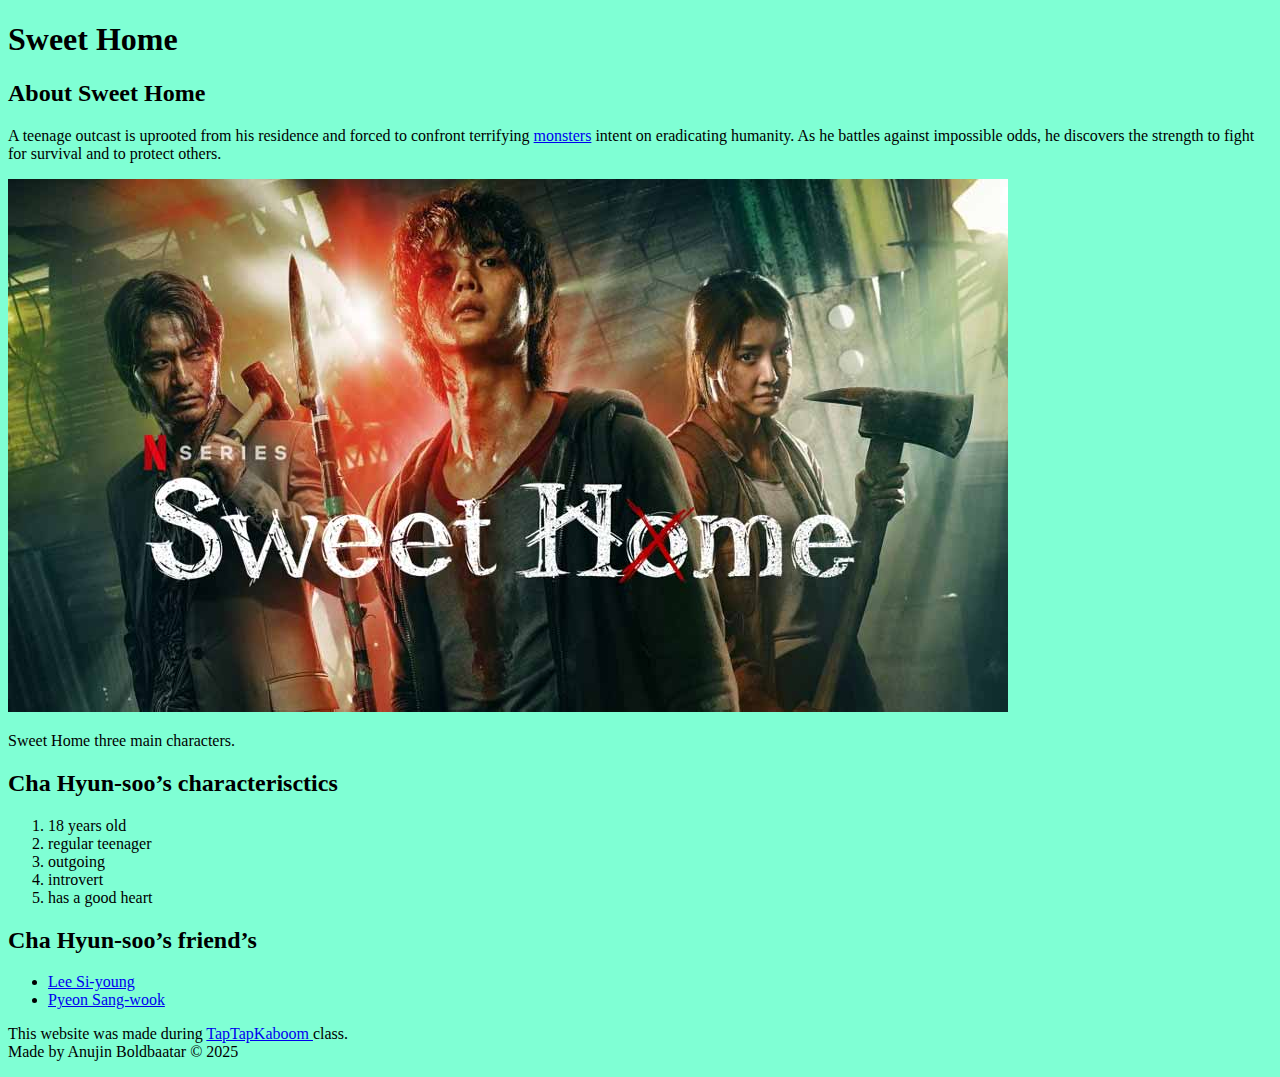
<file: index.html>
<!DOCTYPE html>
<html>
<head>
    <meta charset="UTF-8">
    <meta name="viewport" content="width=device-width, initial-scale=1.0, user-scalable=no">
    <title>Sweet Home</title>
    <link rel="icon" href="img/hyunsu.jpg">
    <link rel="stylesheet" href="./css/styles.css?v=2">
</head>
<body>
    <!-- header --> 
     <header>
        <div class="pfp"></div>
        <h1>Sweet Home</h1>


     </header>

    <!-- main -->
    <main>
        <h2> About Sweet Home </h2>
        <p> A teenage outcast is uprooted from his residence and forced to confront terrifying <a href="https://sweethomewebtoon.fandom.com/wiki/Monsters" target="_blank">monsters</a> intent on eradicating humanity. As he battles against impossible odds, he discovers the strength to fight for survival and to protect others. </p>
        <img src="./img/sweet-home.jpg" alt="About Sweet Home">
        <p class="caption"> Sweet Home three main characters. </p>
        <h2> Cha Hyun-soo&rsquo;s characterisctics </h2>
        <ol>
            <li>18 years old</li>
            <li>regular teenager</li>
            <li>outgoing</li>
            <li>introvert</li>
            <li>has a good heart</li>
        </ol>
        <h2> Cha Hyun-soo&rsquo;s friend&rsquo;s </h2>
        <ul>
            <li><a href="Seo Yi-kyung.html"> Lee Si-young </a></li>
            <li><a href="Pyeon Sang-wook.html"> Pyeon Sang-wook </a></li>
        </ul>


    </main>

    <!-- footer -->
     <footer>
        <div class="content">
            <p> This website was made during <a href="https:www.taptapkaboom.com" target="_blank"> TapTapKaboom </a> class. <br>Made by Anujin Boldbaatar &#169; 2025</p>
        </div>
     </footer>
</body>
</html>
</file>
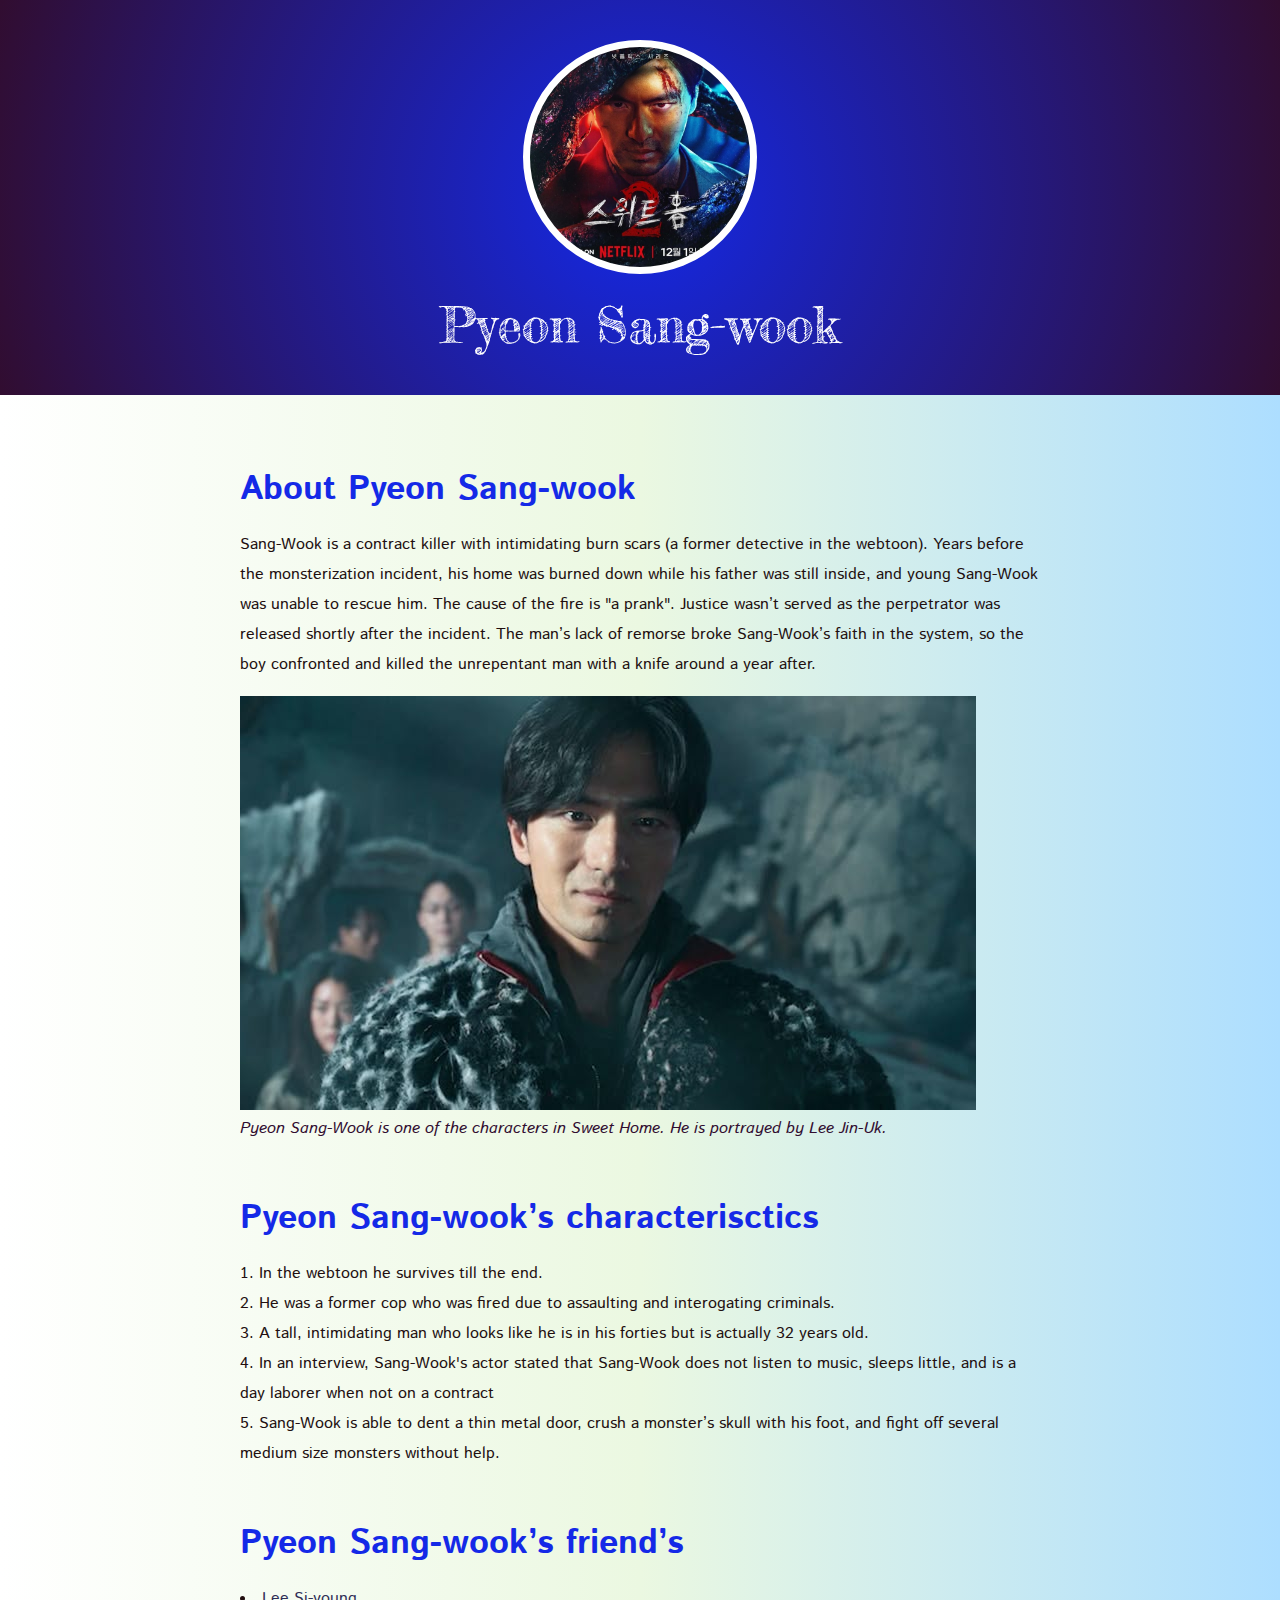
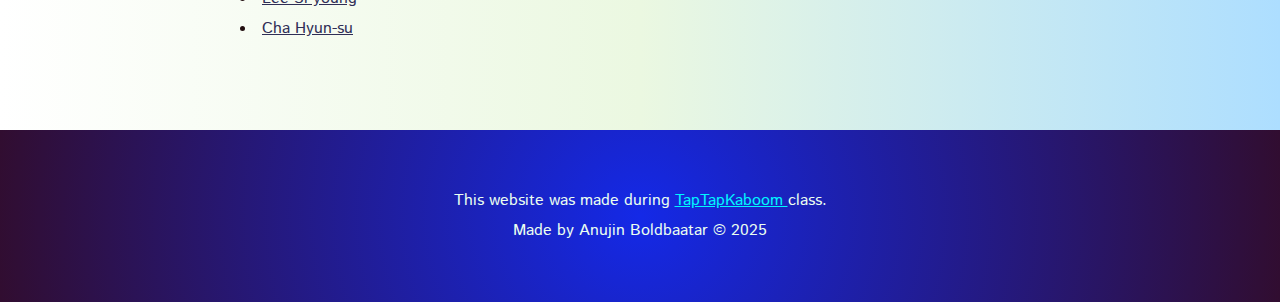
<file: Pyeon Sang-wook.html>
<!DOCTYPE html>
<html>
<head>
    <meta charset="UTF-8">
    <meta name="viewport" content="width=device-width, initial-scale=1.0, user-scalable=no">
    <title>Sweet Home</title>
    <link rel="icon" href="img/hyunsu.jpg">
    <link rel="stylesheet" href="./styles-sangwook.css?v=2">
</head>
<body>
    <!-- header --> 
     <header>
        <div class="pfp"></div>
        <h1>Pyeon Sang-wook</h1>


     </header>

    <!-- main -->
    <main>
        <h2> About Pyeon Sang-wook </h2>
        <p> Sang-Wook is a contract killer with intimidating burn scars (a former detective in the webtoon). Years before the monsterization incident, his home was burned down while his father was still inside, and young Sang-Wook was unable to rescue him. The cause of the fire is "a prank". Justice wasn&rsquo;t served as the perpetrator was released shortly after the incident. The man&rsquo;s lack of remorse broke Sang-Wook&rsquo;s faith in the system, so the boy confronted and killed the unrepentant man with a knife around a year after.</p>
        <img src="./img/Sangwook2.jpeg" alt="About Pyeon Sang-wook">
        <p class="caption"> Pyeon Sang-Wook is one of the characters in Sweet Home. He is portrayed by Lee Jin-Uk.  </p>
        <h2> Pyeon Sang-wook&rsquo;s characterisctics </h2>
        <ol>
            <li>In the webtoon he survives till the end.</li>
            <li>He was a former cop who was fired due to assaulting and interogating criminals.</li>
            <li>A tall, intimidating man who looks like he is in his forties but is actually 32 years old.</li>
            <li>In an interview, Sang-Wook's actor stated that Sang-Wook does not listen to music, sleeps little, and is a day laborer when not on a contract</li>
            <li>Sang-Wook is able to dent a thin metal door, crush a monster’s skull with his foot, and fight off several medium size monsters without help.</li>
        </ol>
        <h2> Pyeon Sang-wook&rsquo;s friend&rsquo;s </h2>
        <ul>
            <li><a href="Seo Yi-kyung.html"> Lee Si-young </a></li>
            <li><a href="index.html"> Cha Hyun-su </a></li>
        </ul>


    </main>

    <!-- footer -->
     <footer>
        <div class="content">
            <p> This website was made during <a href="https:www.taptapkaboom.com" target="_blank"> TapTapKaboom </a> class. <br>Made by Anujin Boldbaatar &#169; 2025</p>
        </div>
     </footer>
</body>
</html>
</file>
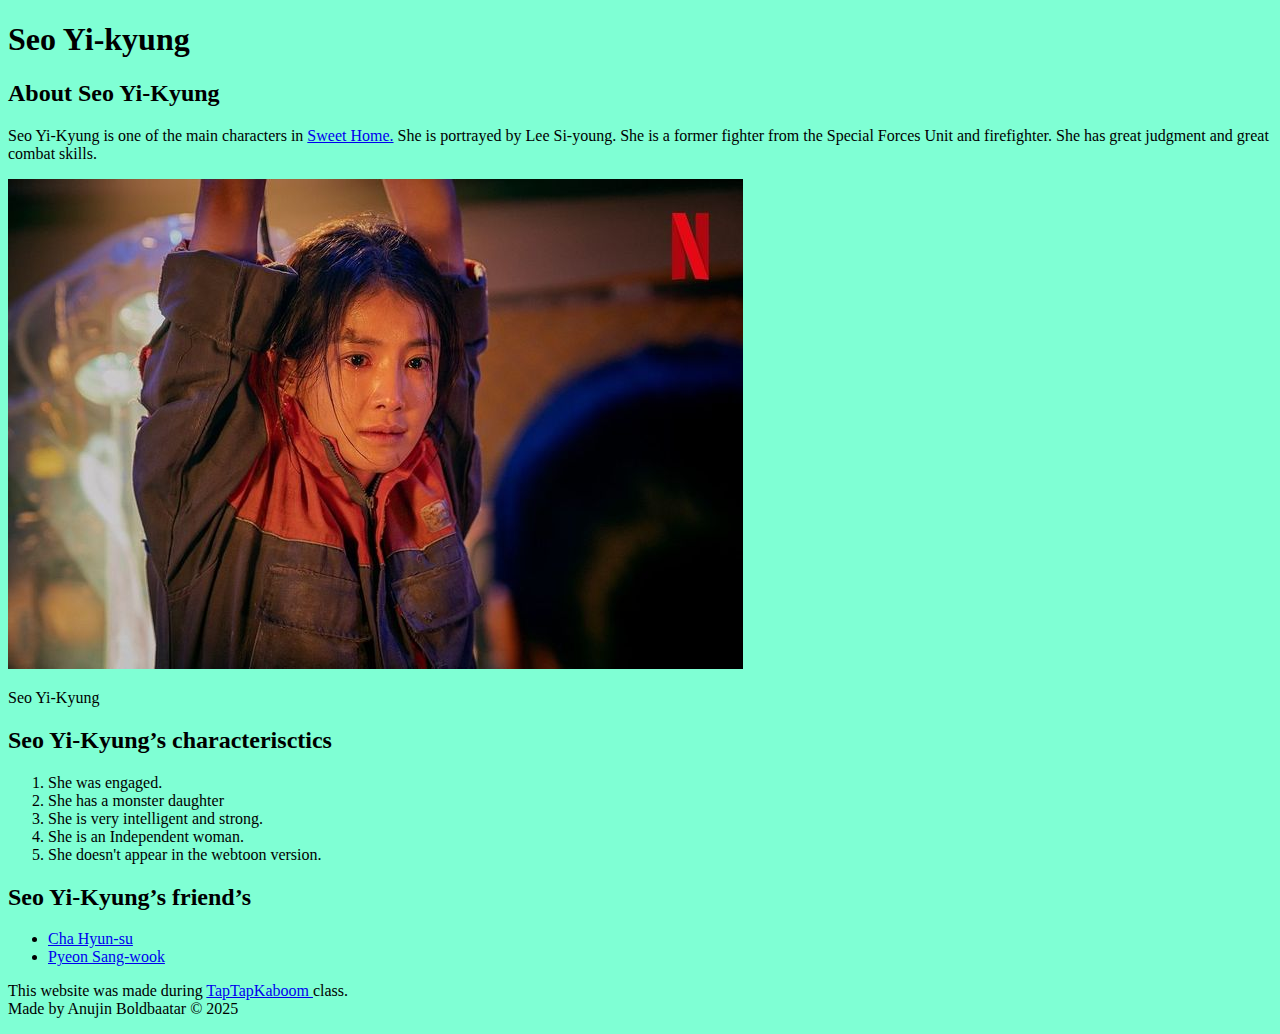
<file: Seo Yi-kyung.html>
<!DOCTYPE html>
<html>
<head>
    <meta charset="UTF-8">
    <meta name="viewport" content="width=device-width, initial-scale=1.0, user-scalable=no">
    <title>Seo Yi-kyung</title>
    <link rel="icon" href="img/Yikyung.jpeg">
    <link rel="stylesheet" href="./css/styles.css?v=2">
</head>
<body>
    <!-- header --> 
     <header>
        <div class="pfp kyung"></div>
        <h1>Seo Yi-kyung</h1>


     </header>

    <!-- main -->
    <main>
        <h2> About Seo Yi-Kyung </h2>
        <p> Seo Yi-Kyung is one of the main characters in <a href="https://sweet-home-netflix.fandom.com/wiki/Sweet_Home_Wiki" target="_blank">Sweet Home.</a> She is portrayed by Lee Si-young. She is a former fighter from the Special Forces Unit and firefighter. She has great judgment and great combat skills.</p>
        <img src="./img/Yikyung2.jpeg" alt="About Sweet Home">
        <p class="caption"> Seo Yi-Kyung </p>
        <h2> Seo Yi-Kyung&rsquo;s characterisctics </h2>
        <ol> 
            <li>She was engaged.</li>
            <li>She has a monster daughter</li>
            <li>She is very intelligent and strong.</li>
            <li>She is an Independent woman.</li>
            <li>She doesn't appear in the webtoon version.</li>
        </ol>
        <h2> Seo Yi-Kyung&rsquo;s friend&rsquo;s </h2>
        <ul>
            <li><a href="./index.html"> Cha Hyun-su </a></li>
            <li><a href="Pyeon Sang-wook.html"> Pyeon Sang-wook </a></li>
        </ul>


    </main>

    <!-- footer -->
     <footer>
        <div class="content">
            <p> This website was made during <a href="https:www.taptapkaboom.com" target="_blank"> TapTapKaboom </a> class. <br>Made by Anujin Boldbaatar &#169; 2025</p>
        </div>
     </footer>
</body>
</html>
</file>
<file: css/styles.css>
body{
    background-color: aquamarine;
}
</file>
<file: styles-sangwook.css>
@import url('https://fonts.googleapis.com/css2?family=Delius&family=Fredericka+the+Great&family=Frijole&family=Istok+Web:ital,wght@0,400;0,700;1,400;1,700&family=Nunito:ital,wght@0,200..1000;1,200..1000&display=swap');
@import url('https://fonts.googleapis.com/css2?family=Delius&family=Frijole&family=Istok+Web:ital,wght@0,400;0,700;1,400;1,700&family=Nunito:ital,wght@0,200..1000;1,200..1000&display=swap');

body{
    background: linear-gradient(0.25turn, rgb(255, 255, 255), #ebf8e1, #addeff);
}
html, body {
    margin: 0;
    padding: 0;
}
p, ul, ol{
    font-family: "Istok Web", system-ui;
    font-size: 16px;
    line-height: 30px;
    color: #220f10;
}
ul, ol{
    padding: 0;
    list-style-position: inside;
}
a{
    color: #2f2e56;
}
a:hover{
    color: #1429e7;
}
a:active{
    color: #1429e7
}
p.caption{
    font-size: 16px;
    margin-top: 0;
    font-style: oblique;
    color: #310d30;
}

header {
    text-align: center;
    background-image: radial-gradient(circle, #1429e7, #310d30 );
    padding: 20px;
}

header .pfp {
    width: 220px;
    height: 220px;
    border: 7px solid #ffffff ;
    border-radius: 50%;
    background-image: url('./img/Sangwook.jpg');
    background-position: center center;
    background-size: cover;
    margin: 20px auto;
}

h1 {
  font-family: "Fredericka the Great", system-ui;
  font-weight: 400;
  font-style: normal;
  font-size: 50px;
  margin: 10px 0 20px 0;
  color: #ffffff;
}

h2{
    font-family: "Istok Web", system-ui;
    font-weight: 900;
    font-style: normal;
    font-size: 34px;
    margin: 50px 0 0px 0;
    color: #1429e7;
}

@media (max-width: 600px) {
    h1{
        font-size: 30px;
    }

    h2{
        font-size: 20px;
    }
}
main{
    max-width: 800px;
    margin: 0 auto;
    padding: 20px;
}
main img{
    max-width: 100%;
}
footer{
    padding: 40px;
    background-image: radial-gradient(circle, #1429e7, #310d30 );
    text-align: center;
    margin-top: 50px;
    p{
         font-family: "Istok Web", system-ui;
         font-weight: 500;
        color: #ebfff0 ;
    }
}
footer .content{
    max-width: 800px;
    margin: 0 auto;
}
footer a{
    color: rgb(0, 247, 255);
}
footer a:visited{
    color: #00fff2;
}
footer a:hover{
    color: #00b3ff;
}
@media (max-width: 600px) {
    footer p{
        font-size: 16px;
    }
}
</file>
